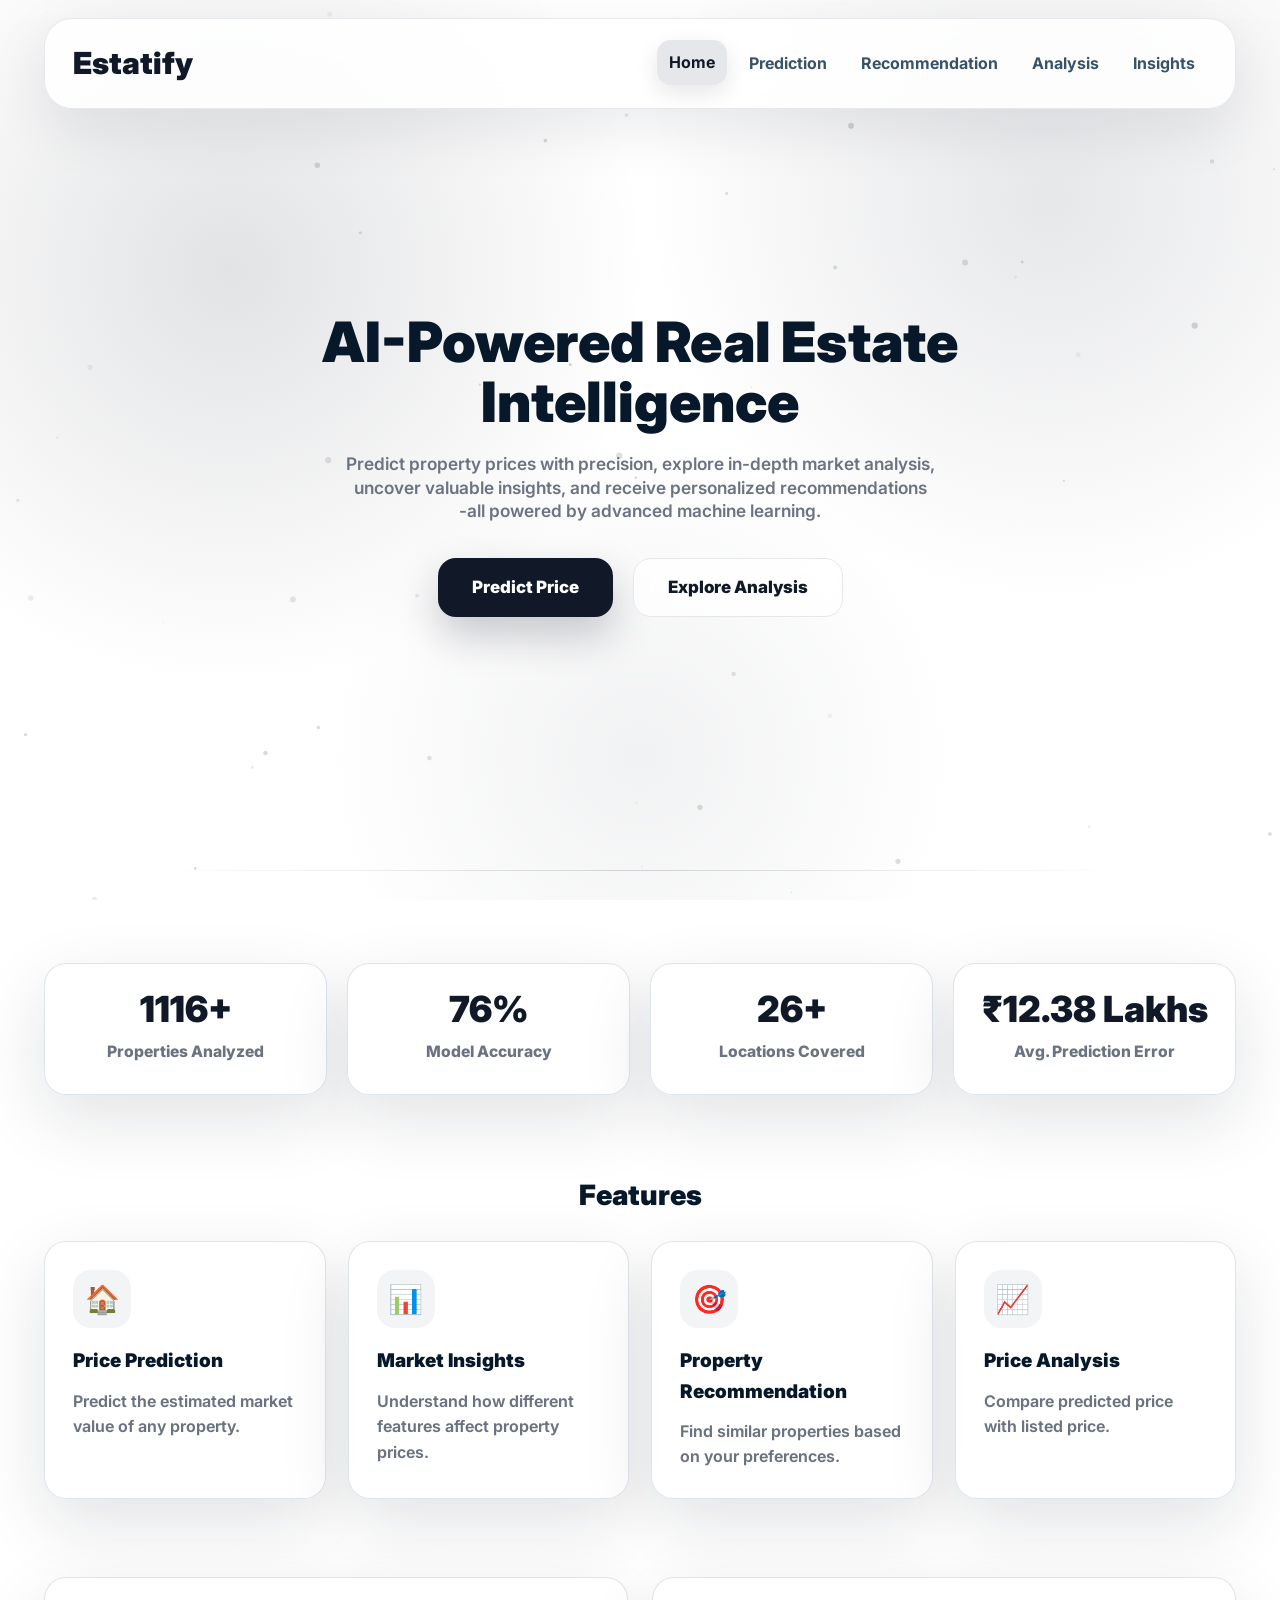
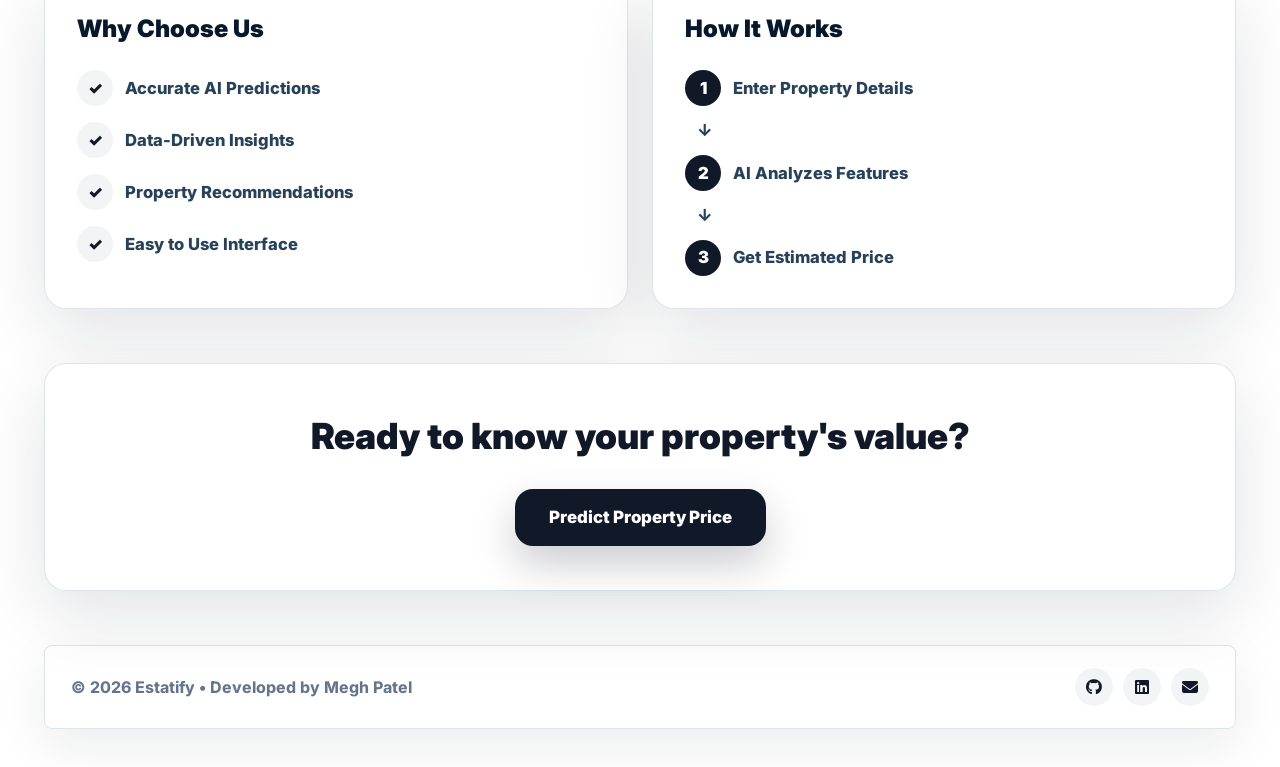
<file: frontend/templates/index.html>
<!DOCTYPE html>
<html lang="en">
<head>
    <meta charset="UTF-8">
    <meta name="viewport" content="width=device-width, initial-scale=1.0">
    <title>Estatify | AI Real Estate Price Prediction</title>
    <link rel="stylesheet" href="https://cdnjs.cloudflare.com/ajax/libs/font-awesome/6.5.2/css/all.min.css">
    <style>
        @import url('https://fonts.googleapis.com/css2?family=Inter:wght@400;500;600;700;800;900&display=swap');

        * {
            box-sizing: border-box;
            margin: 0;
            padding: 0;
        }

        :root {
            --ink: #111827;
            --muted: #6b7280;
            --line: #e5e7eb;
            --paper: #ffffff;
            --soft: #f8fafc;
            --blue: #2563eb;
            --blue-dark: #111827;
            --green: #0f766e;
            --gold: #b45309;
            --shadow: 0 24px 70px rgba(15, 23, 42, 0.12);
        }

        body {
            min-height: 100vh;
            overflow-x: hidden;
            background: #ffffff;
            color: var(--ink);
            font-family: Inter, system-ui, -apple-system, BlinkMacSystemFont, "Segoe UI", sans-serif;
            line-height: 1.6;
        }

        body::before {
            content: "";
            position: fixed;
            inset: 0;
            z-index: -2;
            background:
                radial-gradient(circle at 18% 30%, rgba(17, 24, 39, 0.12), transparent 34%),
                radial-gradient(circle at 82% 22%, rgba(15, 23, 42, 0.1), transparent 32%),
                radial-gradient(circle at 50% 84%, rgba(75, 85, 99, 0.08), transparent 32%),
                #ffffff;
        }

        body::after {
            content: "";
            position: fixed;
            top: 0;
            left: 0;
            right: 0;
            height: 18px;
            z-index: 9;
            background: rgba(255, 255, 255, 0.22);
            backdrop-filter: blur(18px);
            -webkit-backdrop-filter: blur(18px);
            pointer-events: none;
        }

        #heroCanvas {
            position: fixed;
            inset: 0;
            z-index: -1;
            width: 100%;
            height: 100%;
            opacity: 0.42;
            pointer-events: none;
        }

        .container {
            max-width: 1260px;
            margin: 0 auto;
            padding: 0 34px;
        }

        .navbar {
            position: sticky;
            top: 16px;
            z-index: 10;
            display: flex;
            align-items: center;
            justify-content: space-between;
            gap: 80px;
            margin-top: 18px;
            padding: 20px 28px;
            border: 1px solid rgba(229, 231, 235, 0.95);
            border-radius: 28px;
            background: rgba(255, 255, 255, 0.86);
            box-shadow: 0 18px 60px rgba(15, 23, 42, 0.09);
            backdrop-filter: blur(18px);
            flex-wrap: wrap;
        }

        .logo {
            display: inline-flex;
            align-items: center;
            color: var(--ink);
            font-size: 1.9rem;
            font-weight: 900;
            letter-spacing: 0;
            text-decoration: none;
        }

        .nav-links {
            display: flex;
            align-items: center;
            justify-content: flex-end;
            gap: 10px;
            margin-left: auto;
            flex-wrap: wrap;
        }

        .nav-links a {
            color: #385267;
            font-size: 1rem;
            font-weight: 700;
            text-decoration: none;
            padding: 10px 12px;
            border-radius: 14px;
            transition: color 0.2s ease, transform 0.2s ease, background 0.2s ease;
        }

        .nav-links a:hover,
        .nav-links a.active {
            color: var(--ink);
            background: #f3f4f6;
            box-shadow: 0 8px 22px rgba(15, 23, 42, 0.1);
            transform: translateY(-1px);
        }

        .nav-links a.active {
            background: #e5e7eb;
        }

        .hero {
            position: relative;
            display: flex;
            min-height: calc(100vh - 138px);
            flex-direction: column;
            align-items: center;
            justify-content: center;
            padding: 62px 0 112px;
            text-align: center;
        }

        .hero::after {
            content: "";
            position: absolute;
            left: 50%;
            bottom: 0;
            width: min(980px, 100%);
            height: 1px;
            transform: translateX(-50%);
            background: linear-gradient(90deg, transparent, rgba(17, 24, 39, 0.16), transparent);
            box-shadow: 0 28px 70px rgba(15, 23, 42, 0.16);
        }

        .hero h1 {
            max-width: 980px;
            margin: 0 auto;
            color: #07182a;
            font-size: clamp(2.55rem, 4.35vw, 4.35rem);
            font-weight: 900;
            line-height: 1.08;
            text-wrap: balance;
        }

        .hero p {
            max-width: 980px;
            margin: 20px auto 0;
            color: var(--muted);
            font-size: 1.08rem;
            font-weight: 600;
            line-height: 1.35;
            text-wrap: balance;
        }

        .desktop-break {
            display: inline;
        }

        .hero-badge {
            display: inline-flex;
            align-items: center;
            gap: 10px;
            margin-bottom: 34px;
            padding: 10px 20px;
            border: 1px solid var(--line);
            border-radius: 999px;
            background: rgba(255, 255, 255, 0.82);
            box-shadow: 0 12px 34px rgba(15, 23, 42, 0.07);
            color: #6b7280;
            font-size: 1rem;
            font-weight: 700;
            backdrop-filter: blur(16px);
        }

        .hero-badge::before {
            content: "";
            width: 9px;
            height: 9px;
            border-radius: 50%;
            background: #111827;
            box-shadow: 0 0 0 7px rgba(17, 24, 39, 0.08);
        }

        .hero-accent {
            color: #111827;
            text-shadow: 0 18px 42px rgba(15, 23, 42, 0.12);
        }

        .btn-group {
            display: flex;
            justify-content: center;
            gap: 20px;
            margin-top: 36px;
            flex-wrap: wrap;
        }

        .btn {
            display: inline-flex;
            align-items: center;
            justify-content: center;
            min-height: 56px;
            border-radius: 18px;
            padding: 15px 34px;
            font-size: 1.06rem;
            font-weight: 850;
            text-decoration: none;
            transition: transform 0.2s ease, box-shadow 0.2s ease, background 0.2s ease;
        }

        .btn-primary {
            background: #111827;
            color: #ffffff;
            box-shadow: 0 18px 40px rgba(17, 24, 39, 0.22);
        }

        .btn-secondary {
            border: 1px solid var(--line);
            background: rgba(255, 255, 255, 0.72);
            color: var(--ink);
            backdrop-filter: blur(14px);
        }

        .btn:hover {
            transform: translateY(-2px);
            box-shadow: 0 18px 34px rgba(8, 75, 130, 0.18);
        }

        .stats {
            display: grid;
            grid-template-columns: repeat(4, minmax(0, 1fr));
            gap: 20px;
            margin: 92px 0 78px;
            scroll-margin-top: 28px;
        }

        .card {
            border: 1px solid rgba(217, 226, 236, 0.9);
            border-radius: 22px;
            background: rgba(255, 255, 255, 0.88);
            box-shadow: var(--shadow);
            backdrop-filter: blur(18px);
        }

        .stat-box {
            min-height: 132px;
            padding: 26px 20px;
            text-align: center;
            cursor: pointer;
            transition: transform 0.22s ease, box-shadow 0.22s ease, background 0.22s ease, border-color 0.22s ease;
        }

        .stat-box:hover,
        .stat-box.metric-active {
            border-color: #111827;
            background: #111827;
            box-shadow: 0 28px 70px rgba(17, 24, 39, 0.24);
            transform: translateY(-6px);
        }

        .stat-box strong {
            display: block;
            color: #111827;
            font-size: 2.25rem;
            font-weight: 900;
            line-height: 1.1;
        }

        .stat-box span {
            display: block;
            margin-top: 10px;
            color: var(--muted);
            font-size: 0.98rem;
            font-weight: 800;
        }

        .stat-box:hover strong,
        .stat-box:hover span,
        .stat-box.metric-active strong,
        .stat-box.metric-active span {
            color: #ffffff;
        }

        .section {
            padding-bottom: 78px;
        }

        .section-heading {
            margin-bottom: 24px;
            color: #07182a;
            font-size: 1.75rem;
            font-weight: 900;
            text-align: center;
        }

        .feature-grid {
            display: grid;
            grid-template-columns: repeat(4, minmax(0, 1fr));
            gap: 22px;
        }

        .feature-card {
            min-height: 244px;
            padding: 28px;
            transition: transform 0.24s ease, box-shadow 0.24s ease, border-color 0.24s ease;
        }

        .feature-card:hover {
            border-color: rgba(17, 24, 39, 0.18);
            box-shadow: 0 30px 70px rgba(15, 23, 42, 0.14);
            transform: translateY(-6px);
        }

        .icon {
            display: inline-flex;
            width: 58px;
            height: 58px;
            align-items: center;
            justify-content: center;
            border-radius: 18px;
            background: #f3f4f6;
            color: #111827;
            font-size: 1.75rem;
            font-weight: 900;
        }

        .feature-card:nth-child(2) .icon {
            background: #f3f4f6;
            color: #111827;
        }

        .feature-card:nth-child(3) .icon {
            background: #f3f4f6;
            color: #111827;
        }

        .feature-card:nth-child(4) .icon {
            background: #f3f4f6;
            color: #111827;
        }

        .feature-card h3 {
            margin-top: 18px;
            color: #07182a;
            font-size: 1.18rem;
            font-weight: 900;
        }

        .feature-card p {
            margin-top: 12px;
            color: var(--muted);
            font-size: 1rem;
            font-weight: 650;
        }

        .reveal-on-scroll {
            opacity: 0;
            transform: translateY(34px);
            filter: blur(8px);
            transition: opacity 0.72s ease, transform 0.72s ease, filter 0.72s ease;
        }

        .reveal-on-scroll.is-visible {
            opacity: 1;
            transform: translateY(0);
            filter: blur(0);
        }

        .reveal-on-scroll .feature-card,
        .reveal-on-scroll .panel,
        .reveal-on-scroll.cta {
            opacity: 0;
            transform: translateY(22px);
            transition: opacity 0.56s ease, transform 0.56s ease;
        }

        .reveal-on-scroll.is-visible .feature-card,
        .reveal-on-scroll.is-visible .panel,
        .reveal-on-scroll.is-visible.cta {
            opacity: 1;
            transform: translateY(0);
        }

        .reveal-on-scroll.is-visible .feature-card:nth-child(2),
        .reveal-on-scroll.is-visible .panel:nth-child(2) {
            transition-delay: 0.08s;
        }

        .reveal-on-scroll.is-visible .feature-card:nth-child(3) {
            transition-delay: 0.16s;
        }

        .reveal-on-scroll.is-visible .feature-card:nth-child(4) {
            transition-delay: 0.24s;
        }

        .split-section {
            display: grid;
            grid-template-columns: minmax(0, 1fr) minmax(0, 1fr);
            gap: 24px;
            padding-bottom: 54px;
        }

        .panel {
            padding: 32px;
        }

        .panel-title {
            margin-bottom: 22px;
            color: #07182a;
            font-size: 1.5rem;
            font-weight: 900;
        }

        .check-list,
        .steps {
            display: grid;
            gap: 16px;
            list-style: none;
        }

        .check-list li,
        .steps li {
            display: flex;
            align-items: center;
            gap: 12px;
            color: #274258;
            font-size: 1.04rem;
            font-weight: 800;
        }

        .check,
        .step-number {
            display: inline-flex;
            width: 36px;
            height: 36px;
            flex: 0 0 36px;
            align-items: center;
            justify-content: center;
            border-radius: 50%;
            font-weight: 900;
        }

        .check {
            background: #f3f4f6;
            color: #111827;
        }

        .step-number {
            background: var(--ink);
            color: #ffffff;
        }

        .arrow {
            justify-content: flex-start;
            padding-left: 12px;
            color: #8aa0b2;
            font-size: 1.45rem;
            line-height: 1;
        }

        .cta {
            margin-bottom: 52px;
            padding: 44px 32px;
            text-align: center;
            color: #111827;
            background: rgba(255, 255, 255, 0.9);
        }

        .cta p {
            margin-bottom: 24px;
            font-size: clamp(1.5rem, 3vw, 2.25rem);
            font-weight: 900;
        }

        .cta .btn-primary {
            background: #111827;
            color: #ffffff;
            box-shadow: 0 18px 40px rgba(17, 24, 39, 0.22);
        }

        .footer {
            display: flex;
            align-items: center;
            justify-content: space-between;
            gap: 18px;
            margin: 54px 0 38px;
            padding: 22px 26px;
            border: 1px solid rgba(217, 226, 236, 0.9);
            border-radius: 8px;
            background: rgba(255, 255, 255, 0.94);
            box-shadow: 0 18px 50px rgba(15, 23, 42, 0.08);
            color: #64748b;
            font-weight: 750;
            flex-wrap: wrap;
        }

        .footer p { margin: 0; }

        .footer-social {
            display: flex;
            align-items: center;
            gap: 10px;
        }

        .footer-social a {
            display: inline-flex;
            width: 38px;
            height: 38px;
            align-items: center;
            justify-content: center;
            border-radius: 50%;
            background: #f3f4f6;
            color: #111827;
            text-decoration: none;
            transition: transform 0.2s ease, background 0.2s ease, color 0.2s ease;
        }

        .footer-social a:hover {
            background: #111827;
            color: #ffffff;
            transform: translateY(-2px);
        }

        @media (max-width: 640px) {
            .footer {
                justify-content: center;
                padding: 20px;
                text-align: center;
            }
        }

        @media (max-width: 980px) {
            .stats,
            .feature-grid {
                grid-template-columns: repeat(2, minmax(0, 1fr));
            }

            .split-section {
                grid-template-columns: 1fr;
            }
        }

        @media (max-width: 720px) {
            .container {
                padding: 0 18px;
            }

            .navbar {
                align-items: flex-start;
                gap: 22px;
            }

            .nav-links {
                gap: 8px;
                margin-left: 0;
                justify-content: flex-start;
            }

            .hero {
                min-height: auto;
                padding: 56px 0 60px;
            }

            .desktop-break {
                display: none;
            }

            .stats,
            .feature-grid {
                grid-template-columns: 1fr;
            }

            .btn {
                width: 100%;
            }
        }
    </style>
</head>
<body>
    <canvas id="heroCanvas" aria-hidden="true"></canvas>
    <div class="container">
        <nav class="navbar">
            <a class="logo" href="/">Estatify</a>
            <div class="nav-links">
                <a class="active" href="/">Home</a>
                <a href="/prediction">Prediction</a>
                <a href="/recommendations">Recommendation</a>
                <a href="/analytics">Analysis</a>
                <a href="/insights">Insights</a>
            </div>
        </nav>

        <main>
            <section class="hero">
                <h1>AI-Powered Real Estate<br>Intelligence</h1>
                <p>Predict property prices with precision, explore in-depth market analysis,<br class="desktop-break">uncover valuable insights, and receive personalized recommendations<br class="desktop-break">-all powered by advanced machine learning.</p>
                <div class="btn-group">
                    <a href="/prediction" class="btn btn-primary">Predict Price</a>
                    <a href="/analytics" class="btn btn-secondary">Explore Analysis</a>
                </div>
            </section>

            <section class="stats" aria-label="Project statistics">
                <div class="stat-box card">
                    <strong class="metric-value" data-target="1300" data-suffix="+">0</strong>
                    <span>Properties Analyzed</span>
                </div>
                <div class="stat-box card">
                    <strong class="metric-value" data-target="88" data-suffix="%">0</strong>
                    <span>Model Accuracy</span>
                </div>
                <div class="stat-box card">
                    <strong class="metric-value" data-target="30" data-suffix="+">0</strong>
                    <span>Locations Covered</span>
                </div>
                <div class="stat-box card">
                    <strong class="metric-value" data-target="14.42" data-prefix="&#8377;" data-suffix=" Lakhs" data-decimals="2">0</strong>
                    <span>Avg. Prediction Error</span>
                </div>
            </section>

            <section class="section reveal-on-scroll">
                <h2 class="section-heading">Features</h2>
                <div class="feature-grid">
                    <article class="feature-card card">
                        <span class="icon" aria-hidden="true">&#127968;</span>
                        <h3>Price Prediction</h3>
                        <p>Predict the estimated market value of any property.</p>
                    </article>
                    <article class="feature-card card">
                        <span class="icon" aria-hidden="true">&#128202;</span>
                        <h3>Market Insights</h3>
                        <p>Understand how different features affect property prices.</p>
                    </article>
                    <article class="feature-card card">
                        <span class="icon" aria-hidden="true">&#127919;</span>
                        <h3>Property Recommendation</h3>
                        <p>Find similar properties based on your preferences.</p>
                    </article>
                    <article class="feature-card card">
                        <span class="icon" aria-hidden="true">&#128200;</span>
                        <h3>Price Analysis</h3>
                        <p>Compare predicted price with listed price.</p>
                    </article>
                </div>
            </section>

            <section class="split-section reveal-on-scroll">
                <div class="panel card">
                    <h2 class="panel-title">Why Choose Us</h2>
                    <ul class="check-list">
                        <li><span class="check" aria-hidden="true">&#10003;</span>Accurate AI Predictions</li>
                        <li><span class="check" aria-hidden="true">&#10003;</span>Data-Driven Insights</li>
                        <li><span class="check" aria-hidden="true">&#10003;</span>Property Recommendations</li>
                        <li><span class="check" aria-hidden="true">&#10003;</span>Easy to Use Interface</li>
                    </ul>
                </div>

                <div class="panel card">
                    <h2 class="panel-title">How It Works</h2>
                    <ol class="steps">
                        <li><span class="step-number">1</span>Enter Property Details</li>
                        <li class="arrow" aria-hidden="true">&#8595;</li>
                        <li><span class="step-number">2</span>AI Analyzes Features</li>
                        <li class="arrow" aria-hidden="true">&#8595;</li>
                        <li><span class="step-number">3</span>Get Estimated Price</li>
                    </ol>
                </div>
            </section>

            <section class="cta card reveal-on-scroll">
                <p>Ready to know your property's value?</p>
                <a href="/prediction" class="btn btn-primary">Predict Property Price</a>
            </section>
        </main>

        <footer class="footer">
            <p>&copy; 2026 Estatify &bull; Developed by Megh Patel</p>

            <div class="footer-social">
                <a href="https://github.com/MeghOfficial/Real_Estate" target="_blank" aria-label="GitHub" rel="noopener">
                    <i class="fab fa-github"></i>
                </a>

                <a href="https://www.linkedin.com/in/megh-bavarva-588b78284/" target="_blank" aria-label="LinkedIn" rel="noopener">
                    <i class="fab fa-linkedin"></i>
                </a>

                <a href="mailto:bavarvamegh3139@gmail.com" aria-label="Email">
                    <i class="fas fa-envelope"></i>
                </a>
            </div>
        </footer>
    </div>

    <script>
        const heroCanvas = document.getElementById("heroCanvas");
        const heroContext = heroCanvas.getContext("2d");
        let particles = [];

        function resizeHeroCanvas() {
            heroCanvas.width = window.innerWidth * window.devicePixelRatio;
            heroCanvas.height = window.innerHeight * window.devicePixelRatio;
            heroContext.setTransform(window.devicePixelRatio, 0, 0, window.devicePixelRatio, 0, 0);
        }

        function createParticles() {
            const count = Math.min(70, Math.max(32, Math.floor(window.innerWidth / 24)));
            particles = Array.from({ length: count }, () => ({
                x: Math.random() * window.innerWidth,
                y: Math.random() * window.innerHeight,
                size: Math.random() * 2.4 + 0.8,
                speedX: (Math.random() - 0.5) * 0.22,
                speedY: (Math.random() - 0.5) * 0.22,
                alpha: Math.random() * 0.28 + 0.12,
            }));
        }

        function drawParticles() {
            heroContext.clearRect(0, 0, window.innerWidth, window.innerHeight);
            heroContext.fillStyle = "#111827";

            particles.forEach((particle) => {
                particle.x += particle.speedX;
                particle.y += particle.speedY;

                if (particle.x < -10) particle.x = window.innerWidth + 10;
                if (particle.x > window.innerWidth + 10) particle.x = -10;
                if (particle.y < -10) particle.y = window.innerHeight + 10;
                if (particle.y > window.innerHeight + 10) particle.y = -10;

                heroContext.globalAlpha = particle.alpha;
                heroContext.beginPath();
                heroContext.arc(particle.x, particle.y, particle.size, 0, Math.PI * 2);
                heroContext.fill();
            });

            heroContext.globalAlpha = 1;

            if (!reduceMotion) {
                requestAnimationFrame(drawParticles);
            }
        }

        const metricValues = document.querySelectorAll(".metric-value");
        const reduceMotion = window.matchMedia("(prefers-reduced-motion: reduce)").matches;

        function formatMetric(element, value) {
            const decimals = Number(element.dataset.decimals || 0);
            const prefix = element.dataset.prefix || "";
            const suffix = element.dataset.suffix || "";
            const formatted = decimals > 0 ? value.toFixed(decimals) : Math.round(value).toString();
            element.textContent = `${prefix}${formatted}${suffix}`;
        }

        function animateMetric(element) {
            const target = Number(element.dataset.target || 0);
            const duration = 1000;
            const startTime = performance.now();

            function tick(now) {
                const progress = Math.min((now - startTime) / duration, 1);
                const eased = 1 - Math.pow(1 - progress, 3);
                formatMetric(element, target * eased);

                if (progress < 1) {
                    requestAnimationFrame(tick);
                    return;
                }

                formatMetric(element, target);
            }

            if (reduceMotion) {
                formatMetric(element, target);
                return;
            }

            requestAnimationFrame(tick);
        }

        const statsObserver = new IntersectionObserver((entries, observer) => {
            entries.forEach((entry) => {
                if (!entry.isIntersecting) {
                    return;
                }

                metricValues.forEach(animateMetric);
                observer.disconnect();
            });
        }, { threshold: 0.35 });

        const statsSection = document.querySelector(".stats");
        if (statsSection) {
            statsObserver.observe(statsSection);
        }

        document.querySelectorAll(".stat-box").forEach((card) => {
            function activateMetric() {
                document.querySelectorAll(".stat-box.metric-active").forEach((activeCard) => {
                    if (activeCard !== card) {
                        activeCard.classList.remove("metric-active");
                    }
                });
                card.classList.add("metric-active");
            }

            card.addEventListener("pointerdown", activateMetric);
            card.addEventListener("mouseenter", activateMetric);
            card.addEventListener("mouseleave", () => {
                card.classList.remove("metric-active");
            });
        });

        const revealItems = document.querySelectorAll(".reveal-on-scroll");
        const revealObserver = new IntersectionObserver((entries) => {
            entries.forEach((entry) => {
                if (!entry.isIntersecting) {
                    return;
                }

                entry.target.classList.add("is-visible");
                revealObserver.unobserve(entry.target);
            });
        }, {
            threshold: 0.18,
            rootMargin: "0px 0px -80px 0px",
        });

        revealItems.forEach((item) => {
            revealObserver.observe(item);
        });

        resizeHeroCanvas();
        createParticles();
        drawParticles();

        window.addEventListener("resize", () => {
            resizeHeroCanvas();
            createParticles();
        });
    </script>
</body>
</html>
</file>
